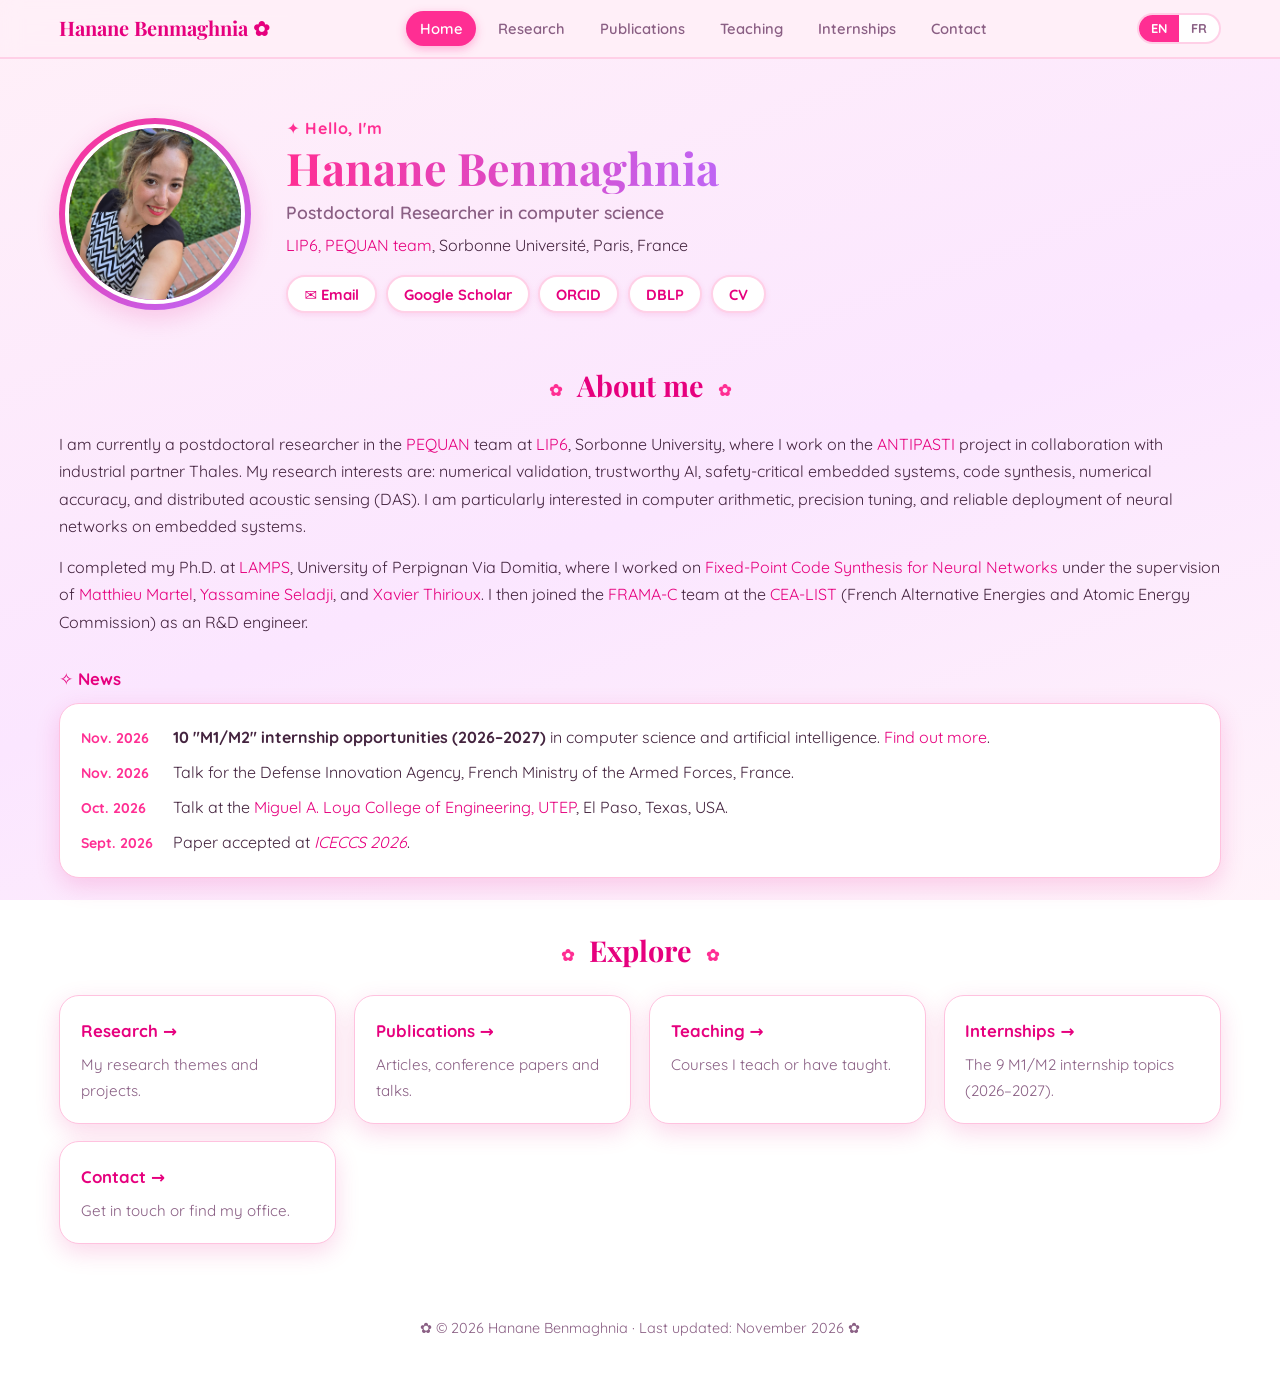
<file: index.html>
<!doctype html>
<html lang="en">
<head>
  <meta charset="utf-8">
  <meta name="viewport" content="width=device-width, initial-scale=1">
  <title>Hanane Benmaghnia</title>
  <meta name="description" content="Personal website · Page personnelle">
  <link rel="alternate" hreflang="en" href="en/index.html">
  <link rel="alternate" hreflang="fr" href="fr/index.html">
  <link rel="preconnect" href="https://fonts.googleapis.com">
  <link rel="preconnect" href="https://fonts.gstatic.com" crossorigin>
  <link href="https://fonts.googleapis.com/css2?family=Playfair+Display:ital,wght@0,600;0,700;1,500&family=Quicksand:wght@400;500;600;700&display=swap" rel="stylesheet">
  <link rel="stylesheet" href="style.css">
  <script>
    // Redirection automatique selon la langue du navigateur
    (function () {
      try {
        var saved = localStorage.getItem('lang');
        var lang = saved || ((navigator.language || 'en').toLowerCase().indexOf('fr') === 0 ? 'fr' : 'en');
        window.location.replace(lang + '/index.html');
      } catch (e) {
        /* sans redirection : l'utilisateur choisit ci-dessous */
      }
    })();
  </script>
</head>
<body class="chooser">
  <main class="lang-choice">
    <h1>First Last ✿</h1>
    <p>Choose your language · Choisissez votre langue</p>
    <div class="lang-buttons">
      <a class="big-btn" href="en/index.html" hreflang="en" onclick="try{localStorage.setItem('lang','en')}catch(e){}">English</a>
      <a class="big-btn" href="fr/index.html" hreflang="fr" onclick="try{localStorage.setItem('lang','fr')}catch(e){}">Français</a>
    </div>
  </main>
</body>
</html>
</file>
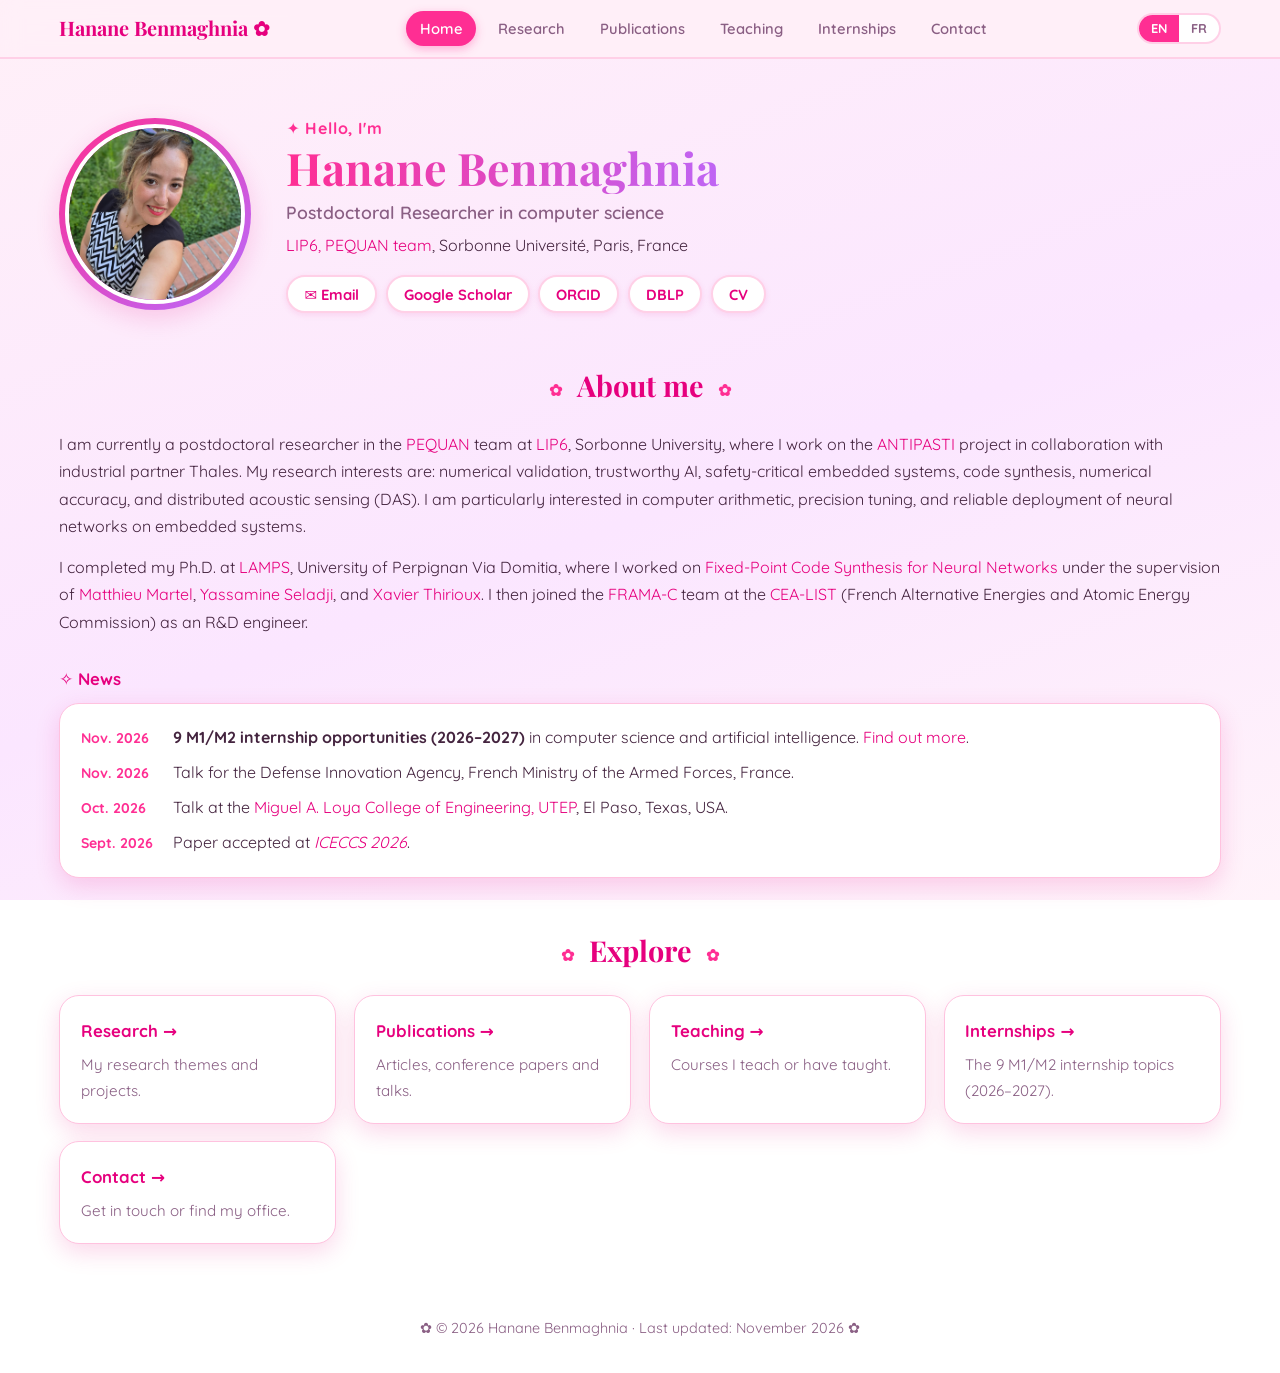
<file: assets/index.html>
<!doctype html>
<html lang="en">
<head>
  <meta charset="utf-8">
  <meta name="viewport" content="width=device-width, initial-scale=1">
  <title>Home — Hanane Benmaghnia</title>
  <meta name="description" content="Personal website of Hanane Benmaghnia, researcher in [Your Field] at [Lab / University].">
  <link rel="alternate" hreflang="fr" href="../fr/index.html">
  <link rel="preconnect" href="https://fonts.googleapis.com">
  <link rel="preconnect" href="https://fonts.gstatic.com" crossorigin>
  <link href="https://fonts.googleapis.com/css2?family=Playfair+Display:ital,wght@0,600;0,700;1,500&family=Quicksand:wght@400;500;600;700&display=swap" rel="stylesheet">
  <link rel="stylesheet" href="../style.css">
</head>
<body>
<header class="site-header">
  <nav>
    <a class="brand" href="index.html">Hanane Benmaghnia ✿</a>
    <ul>
      <li><a href="index.html" class="active">Home</a></li>
      <li><a href="research.html">Research</a></li>
      <li><a href="publications.html">Publications</a></li>
      <li><a href="teaching.html">Teaching</a></li>
      <li><a href="stages.html">Internships</a></li>
      <li><a href="contact.html">Contact</a></li>
    </ul>
    <div class="lang-switch" aria-label="Language">
      <a href="../en/index.html" class="current" lang="en">EN</a>
      <a href="../fr/index.html" lang="fr" hreflang="fr">FR</a>
    </div>
  </nav>
</header>
<main>
  <section class="hero">
    <div class="avatar-wrap">
      <img class="avatar" src="../assets/bhz.jpg" alt="Hanane Benmaghnia"
           onerror="this.parentElement.classList.add('no-photo')">
    </div>
    <div class="hero-text">
      <p class="eyebrow">✦ Hello, I'm</p>
      <h1>Hanane Benmaghnia</h1>
      <p class="subtitle">Postdoctoral Researcher in computer science</p>
      <p class="affiliation"><a href="https://www.lip6.fr/recherche/team.php?id=120&LANG=en">LIP6, PEQUAN team</a>, Sorbonne Université, Paris, France </p>
      <ul class="links">
        <li><a href="mailto:hanane.benmaghnia@lip6.fr">✉ Email</a></li>
        <li><a href="https://scholar.google.com/citations?user=DCxnq3sAAAAJ&hl=fr&oi=ao">Google Scholar</a></li>
        <li><a href="https://orcid.org/0000-0003-0490-2338">ORCID</a></li>
        <li><a href="https://dblp.org/pid/313/2143.html">DBLP</a></li>
        <li><a href="../assets/cv.pdf">CV</a></li>
      </ul>
    </div>
  </section>
  <section>
    <h2><span>About me</span></h2>

<p>I am currently a postdoctoral researcher in the <a href="https://www.lip6.fr/recherche/team.php?id=120&LANG=en">PEQUAN</a> team at <a href="https://www.lip6.fr/presentation/directeur.php">LIP6</a>,
  Sorbonne University, where I work on the <a href="https://anr.fr/en/funded-projects-and-impact/funded-projects/project/funded/project/b2d9d3668f92a3b9fbbf7866072501ef-9594522507/?tx_anrprojects_funded%5Bcontroller%5D=Funded&cHash=289b497432721ece33aa30f2808d108e">ANTIPASTI</a>
  project in collaboration with industrial partner Thales. My research interests are: numerical validation, trustworthy AI, safety-critical embedded systems, code synthesis, numerical accuracy, and distributed acoustic sensing (DAS).
  I am particularly interested in computer arithmetic, precision tuning, and reliable deployment of neural networks on embedded systems.</p>
<p>I completed my Ph.D.
at <a href="https://lamps.univ-perp.fr/en">LAMPS</a>, University of Perpignan Via Domitia, where I worked on <a href="https://theses.hal.science/tel-03935609">Fixed-Point Code Synthesis for Neural Networks</a> under the supervision of <a href="https://perso.univ-perp.fr/matthieu.martel/index.html">Matthieu Martel</a>, <a href="https://www.researchgate.net/profile/Yassamine-Seladji">Yassamine Seladji</a>, and <a href="https://pagespro.isae-supaero.fr/xavier-thirioux/">Xavier Thirioux</a>.
   I then joined the <a href="https://www.frama-c.com/index.html">FRAMA-C</a> team at the <a href="https://www-list.cea.fr/">CEA-LIST</a> (French Alternative Energies and Atomic Energy Commission) as an R&D engineer.</p>

<h3 class="news-title">✧ News</h3>
  <ul class="news">
    <li><span class="date">Nov. 2026</span> <strong>9 M1/M2 internship opportunities (2026–2027)</strong> in computer science and artificial intelligence. <a href="stages.html">Find out more</a>.</li>
    <li><span class="date">Nov. 2026</span> Talk for the Defense Innovation Agency, French Ministry of the Armed Forces, France.</li>
    <li><span class="date">Oct. 2026</span> Talk at the <a href="https://www.utep.edu/cs/">Miguel A. Loya College of Engineering, UTEP</a>, El Paso, Texas, USA.</li>
   <li><span class="date">Sept. 2026</span> Paper accepted at <em><a href="https://formal-analysis.com/iceccs/2026/">ICECCS 2026</a></em>.</li>
  </ul>
  </section>
  <section>
    <h2><span>Explore</span></h2>
    <div class="cards">
      <a class="card card-link" href="research.html">
        <h3>Research →</h3>
        <p>My research themes and projects.</p>
      </a>
      <a class="card card-link" href="publications.html">
        <h3>Publications →</h3>
        <p>Articles, conference papers and talks.</p>
      </a>
      <a class="card card-link" href="teaching.html">
        <h3>Teaching →</h3>
        <p>Courses I teach or have taught.</p>
      </a>
      <a class="card card-link" href="stages.html">
        <h3>Internships →</h3>
        <p>The 9 M1/M2 internship topics (2026–2027).</p>
      </a>
      <a class="card card-link" href="contact.html">
        <h3>Contact →</h3>
        <p>Get in touch or find my office.</p>
      </a>
    </div>
  </section>
</main>
<footer class="site-footer">
  <p>✿ © <span id="year">2026</span> Hanane Benmaghnia · Last updated: November 2026 ✿</p>
</footer>

<script>
  document.getElementById('year').textContent = new Date().getFullYear();
</script>
</body>
</html>
</file>
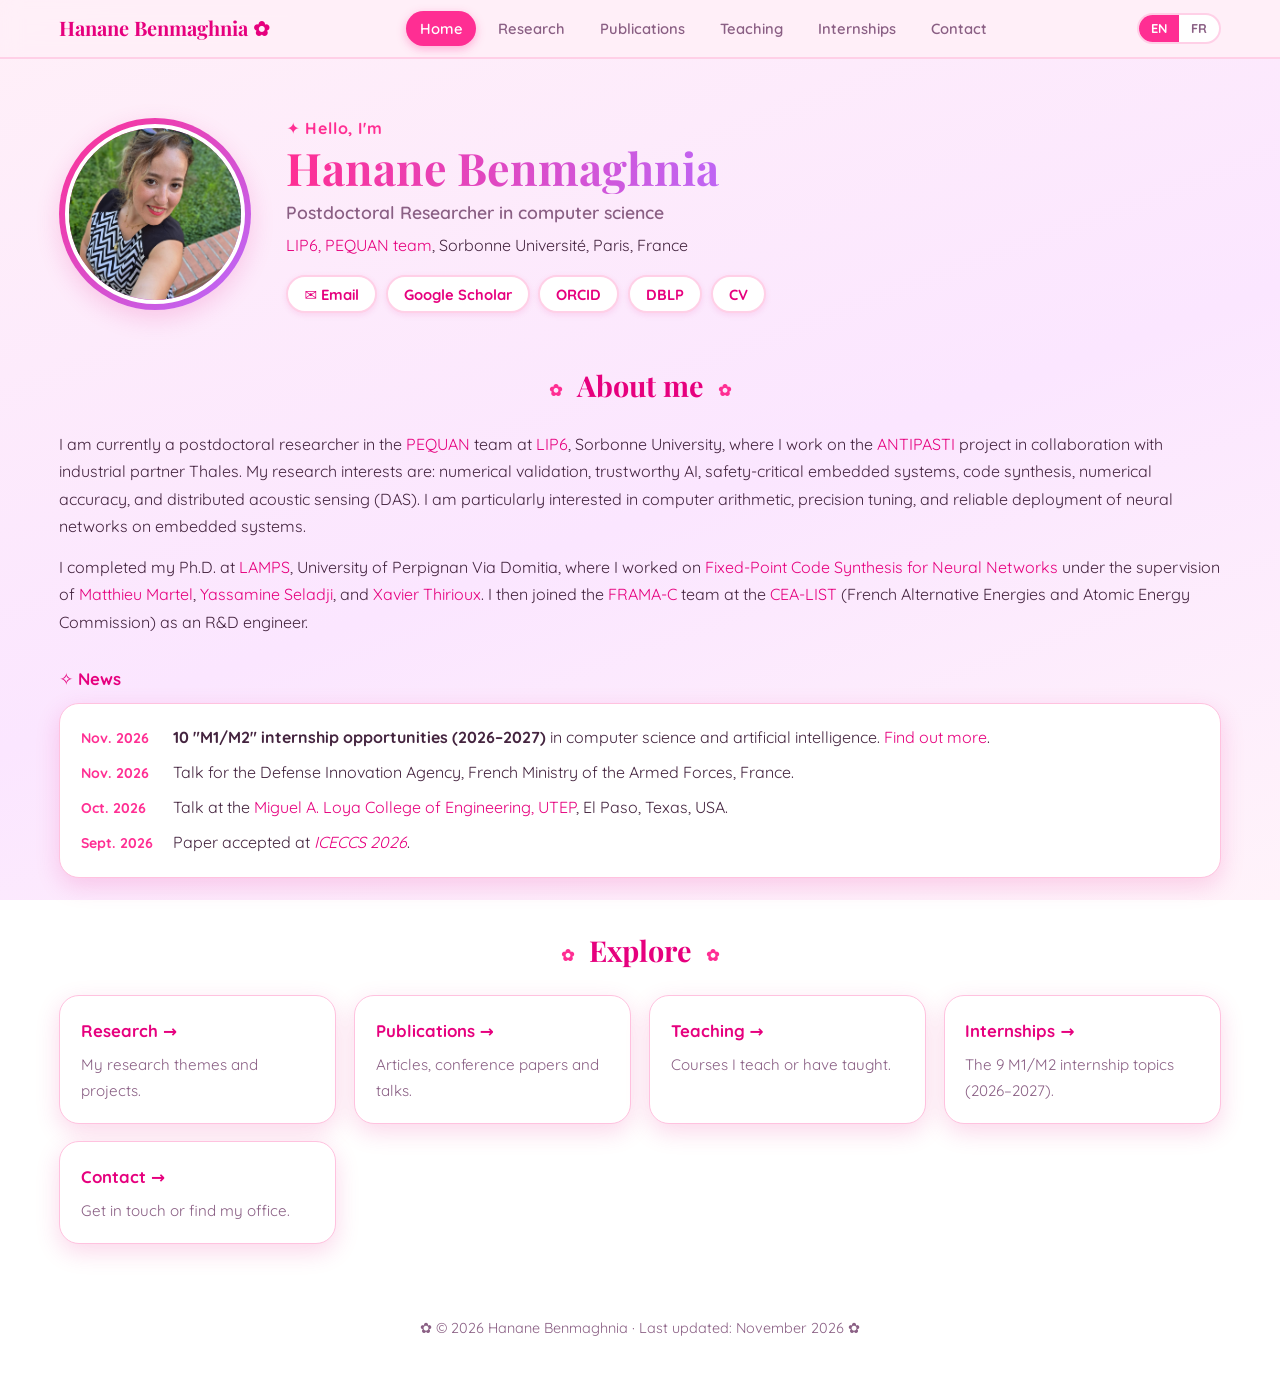
<file: en/index.html>
<!doctype html>
<html lang="en">
<head>
  <meta charset="utf-8">
  <meta name="viewport" content="width=device-width, initial-scale=1">
  <title>Home — Hanane Benmaghnia</title>
  <meta name="description" content="Personal website of Hanane Benmaghnia, researcher in [Your Field] at [Lab / University].">
  <link rel="alternate" hreflang="fr" href="../fr/index.html">
  <link rel="preconnect" href="https://fonts.googleapis.com">
  <link rel="preconnect" href="https://fonts.gstatic.com" crossorigin>
  <link href="https://fonts.googleapis.com/css2?family=Playfair+Display:ital,wght@0,600;0,700;1,500&family=Quicksand:wght@400;500;600;700&display=swap" rel="stylesheet">
  <link rel="stylesheet" href="../style.css">
</head>
<body>
<header class="site-header">
  <nav>
    <a class="brand" href="index.html">Hanane Benmaghnia ✿</a>
    <ul>
      <li><a href="index.html" class="active">Home</a></li>
      <li><a href="research.html">Research</a></li>
      <li><a href="publications.html">Publications</a></li>
      <li><a href="teaching.html">Teaching</a></li>
      <li><a href="stages.html">Internships</a></li>
      <li><a href="contact.html">Contact</a></li>
    </ul>
    <div class="lang-switch" aria-label="Language">
      <a href="../en/index.html" class="current" lang="en">EN</a>
      <a href="../fr/index.html" lang="fr" hreflang="fr">FR</a>
    </div>
  </nav>
</header>
<main>
  <section class="hero">
    <div class="avatar-wrap">
      <img class="avatar" src="../assets/bhz.jpg" alt="Hanane Benmaghnia"
           onerror="this.parentElement.classList.add('no-photo')">
    </div>
    <div class="hero-text">
      <p class="eyebrow">✦ Hello, I'm</p>
      <h1>Hanane Benmaghnia</h1>
      <p class="subtitle">Postdoctoral Researcher in computer science</p>
      <p class="affiliation"><a href="https://www.lip6.fr/recherche/team.php?id=120&LANG=en">LIP6, PEQUAN team</a>, Sorbonne Université, Paris, France </p>
      <ul class="links">
        <li><a href="mailto:hanane.benmaghnia@lip6.fr">✉ Email</a></li>
        <li><a href="https://scholar.google.com/citations?user=DCxnq3sAAAAJ&hl=fr&oi=ao">Google Scholar</a></li>
        <li><a href="https://orcid.org/0000-0003-0490-2338">ORCID</a></li>
        <li><a href="https://dblp.org/pid/313/2143.html">DBLP</a></li>
        <li><a href="../assets/cv.pdf">CV</a></li>
      </ul>
    </div>
  </section>
  <section>
    <h2><span>About me</span></h2>

<p>I am currently a postdoctoral researcher in the <a href="https://www.lip6.fr/recherche/team.php?id=120&LANG=en">PEQUAN</a> team at <a href="https://www.lip6.fr/presentation/directeur.php">LIP6</a>,
  Sorbonne University, where I work on the <a href="https://anr.fr/en/funded-projects-and-impact/funded-projects/project/funded/project/b2d9d3668f92a3b9fbbf7866072501ef-9594522507/?tx_anrprojects_funded%5Bcontroller%5D=Funded&cHash=289b497432721ece33aa30f2808d108e">ANTIPASTI</a>
  project in collaboration with industrial partner Thales. My research interests are: numerical validation, trustworthy AI, safety-critical embedded systems, code synthesis, numerical accuracy, and distributed acoustic sensing (DAS).
  I am particularly interested in computer arithmetic, precision tuning, and reliable deployment of neural networks on embedded systems.</p>
<p>I completed my Ph.D.
at <a href="https://lamps.univ-perp.fr/en">LAMPS</a>, University of Perpignan Via Domitia, where I worked on <a href="https://theses.hal.science/tel-03935609">Fixed-Point Code Synthesis for Neural Networks</a> under the supervision of <a href="https://perso.univ-perp.fr/matthieu.martel/index.html">Matthieu Martel</a>, <a href="https://www.researchgate.net/profile/Yassamine-Seladji">Yassamine Seladji</a>, and <a href="https://pagespro.isae-supaero.fr/xavier-thirioux/">Xavier Thirioux</a>.
   I then joined the <a href="https://www.frama-c.com/index.html">FRAMA-C</a> team at the <a href="https://www-list.cea.fr/">CEA-LIST</a> (French Alternative Energies and Atomic Energy Commission) as an R&D engineer.</p>

<h3 class="news-title">✧ News</h3>
  <ul class="news">
    <li><span class="date">Nov. 2026</span> <strong>10 "M1/M2" internship opportunities (2026–2027)</strong> in computer science and artificial intelligence. <a href="stages.html">Find out more</a>.</li>
    <li><span class="date">Nov. 2026</span> Talk for the Defense Innovation Agency, French Ministry of the Armed Forces, France.</li>
    <li><span class="date">Oct. 2026</span> Talk at the <a href="https://www.utep.edu/cs/">Miguel A. Loya College of Engineering, UTEP</a>, El Paso, Texas, USA.</li>
   <li><span class="date">Sept. 2026</span> Paper accepted at <em><a href="https://formal-analysis.com/iceccs/2026/">ICECCS 2026</a></em>.</li>
  </ul>
  </section>
  <section>
    <h2><span>Explore</span></h2>
    <div class="cards">
      <a class="card card-link" href="research.html">
        <h3>Research →</h3>
        <p>My research themes and projects.</p>
      </a>
      <a class="card card-link" href="publications.html">
        <h3>Publications →</h3>
        <p>Articles, conference papers and talks.</p>
      </a>
      <a class="card card-link" href="teaching.html">
        <h3>Teaching →</h3>
        <p>Courses I teach or have taught.</p>
      </a>
      <a class="card card-link" href="stages.html">
        <h3>Internships →</h3>
        <p>The 9 M1/M2 internship topics (2026–2027).</p>
      </a>
      <a class="card card-link" href="contact.html">
        <h3>Contact →</h3>
        <p>Get in touch or find my office.</p>
      </a>
    </div>
  </section>
</main>
<footer class="site-footer">
  <p>✿ © <span id="year">2026</span> Hanane Benmaghnia · Last updated: November 2026 ✿</p>
</footer>

<script>
  document.getElementById('year').textContent = new Date().getFullYear();
</script>
</body>
</html>
</file>
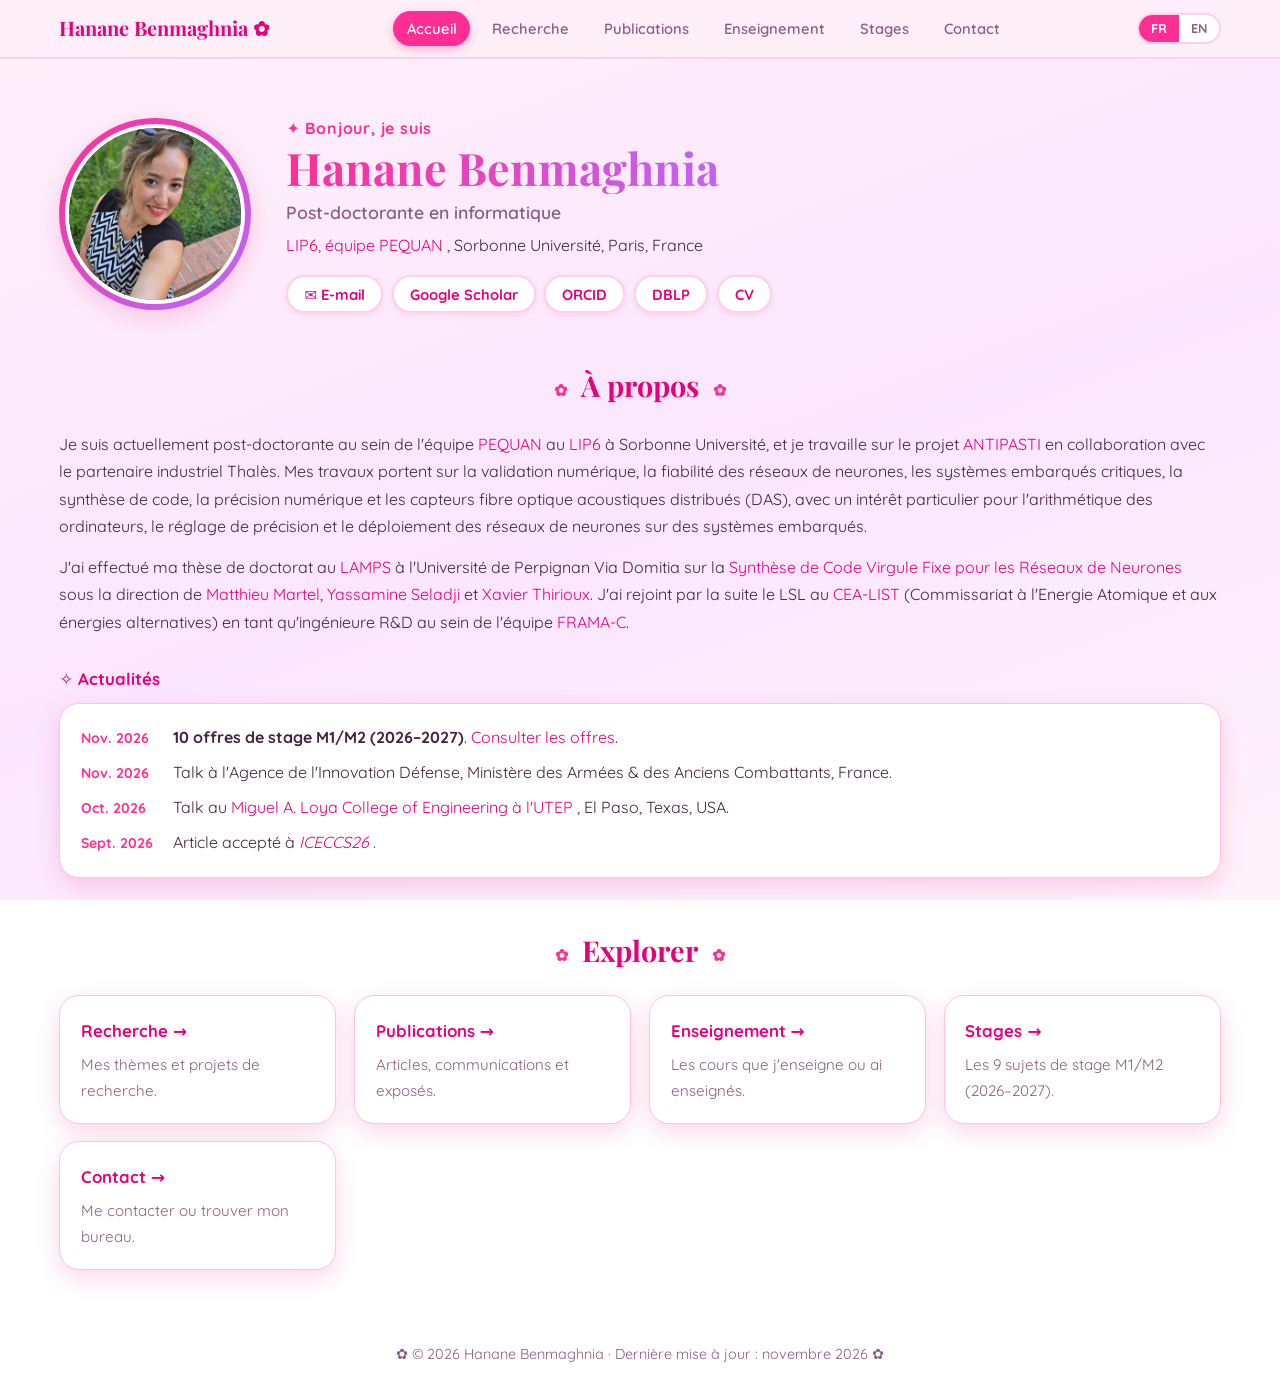
<file: fr/index.html>
<!doctype html>
<html lang="fr">
<head>
  <meta charset="utf-8">
  <meta name="viewport" content="width=device-width, initial-scale=1">
  <title>Accueil — Hanane Benmaghnia</title>
  <meta name="description" content="Page personnelle de Hanane Benmaghnia, chercheuse en informatique au LIP6 à Sorbonne Université.">
  <link rel="alternate" hreflang="en" href="../en/index.html">
  <link rel="preconnect" href="https://fonts.googleapis.com">
  <link rel="preconnect" href="https://fonts.gstatic.com" crossorigin>
  <link href="https://fonts.googleapis.com/css2?family=Playfair+Display:ital,wght@0,600;0,700;1,500&amp;family=Quicksand:wght@400;500;600;700&amp;display=swap" rel="stylesheet">
  <link rel="stylesheet" href="../style.css">
</head>
<body>
<header class="site-header">
  <nav>
    <a class="brand" href="index.html">Hanane Benmaghnia ✿</a>
    <ul>
      <li><a href="index.html" class="active">Accueil</a></li>
      <li><a href="research.html">Recherche</a></li>
      <li><a href="publications.html">Publications</a></li>
      <li><a href="teaching.html">Enseignement</a></li>
      <li><a href="stages.html">Stages</a></li>
      <li><a href="contact.html">Contact</a></li>
    </ul>
    <div class="lang-switch" aria-label="Langue">
      <a href="../fr/index.html" class="current" lang="fr">FR</a>
      <a href="../en/index.html" lang="en" hreflang="en">EN</a>
    </div>
  </nav>
</header>

<main>
  <section class="hero">
    <div class="avatar-wrap">
      <img class="avatar" src="../assets/bhz.jpg"
           alt="Hanane Benmaghnia"
           onerror="this.parentElement.classList.add('no-photo')">
    </div>
    <div class="hero-text">
      <p class="eyebrow">✦ Bonjour, je suis</p>
      <h1>Hanane Benmaghnia</h1>
      <p class="subtitle">Post-doctorante en informatique</p>
      <p class="affiliation">
        <a href="https://www.lip6.fr/recherche/team.php?id=120&amp;LANG=fr">
          LIP6, équipe PEQUAN
        </a>, Sorbonne Université, Paris, France
      </p>
      <ul class="links">
        <li><a href="mailto:hanane.benmaghnia@lip6.fr">✉ E-mail</a></li>
        <li><a href="https://scholar.google.com/citations?user=DCxnq3sAAAAJ&amp;hl=fr&amp;oi=ao">Google Scholar</a></li>
        <li><a href="https://orcid.org/0000-0003-0490-2338">ORCID</a></li>
        <li><a href="https://dblp.org/pid/313/2143.html">DBLP</a></li>
        <li><a href="../assets/cv.pdf">CV</a></li>
      </ul>
    </div>
  </section>

  <section>
    <h2><span>À propos</span></h2>
    <p>
      Je suis actuellement post-doctorante au sein de l'équipe
      <a href="https://www.lip6.fr/recherche/team.php?id=120&amp;LANG=fr">PEQUAN</a>
      au <a href="https://www.lip6.fr/presentation/directeur.php">LIP6</a>
      à Sorbonne Université, et je travaille sur le projet
      <a href="https://anr.fr/Projet-ANR-23-MAZC-0001">ANTIPASTI</a>
      en collaboration avec le partenaire industriel Thalès.
      Mes travaux portent sur la validation numérique, la fiabilité
      des réseaux de neurones, les systèmes embarqués critiques,
      la synthèse de code, la précision numérique et les capteurs
      fibre optique acoustiques distribués (DAS), avec un intérêt
      particulier pour l'arithmétique des ordinateurs, le réglage
      de précision et le déploiement des réseaux de neurones
      sur des systèmes embarqués.
    </p>

    <p>
      J'ai effectué ma thèse de doctorat au
      <a href="https://lamps.univ-perp.fr">LAMPS</a>
      à l'Université de Perpignan Via Domitia sur la
      <a href="https://theses.hal.science/tel-03935609">
        Synthèse de Code Virgule Fixe pour les Réseaux de Neurones
      </a>
      sous la direction de
      <a href="https://perso.univ-perp.fr/matthieu.martel/index.html">Matthieu Martel</a>,
      <a href="https://www.researchgate.net/profile/Yassamine-Seladji">Yassamine Seladji</a>
      et
      <a href="https://pagespro.isae-supaero.fr/xavier-thirioux/">Xavier Thirioux</a>.
      J'ai rejoint par la suite le LSL au
      <a href="https://www-list.cea.fr/">CEA-LIST</a>
      (Commissariat à l'Energie Atomique et aux énergies alternatives)
      en tant qu'ingénieure R&amp;D au sein de l'équipe
      <a href="https://www.frama-c.com/index.html">FRAMA-C</a>.
    </p>

    <h3 class="news-title">✧ Actualités</h3>
    <ul class="news">
      <li>
        <span class="date">Nov. 2026</span>
        <strong>10 offres de stage M1/M2 (2026–2027)</strong>.
        <a href="stages.html">Consulter les offres</a>.
      </li>
      <li>
        <span class="date">Nov. 2026</span>
        Talk à l'Agence de l'Innovation Défense,
        Ministère des Armées &amp; des Anciens Combattants, France.
      </li>
      <li>
        <span class="date">Oct. 2026</span>
        Talk au
        <a href="https://www.utep.edu/cs/">
          Miguel A. Loya College of Engineering à l'UTEP
        </a>, El Paso, Texas, USA.
      </li>
      <li>
        <span class="date">Sept. 2026</span>
        Article accepté à
        <em>
          <a href="https://formal-analysis.com/iceccs/2026/">
            ICECCS26
          </a>
        </em>.
      </li>
    </ul>
  </section>

  <section>
    <h2><span>Explorer</span></h2>
    <div class="cards">
      <a class="card card-link" href="research.html">
        <h3>Recherche →</h3>
        <p>Mes thèmes et projets de recherche.</p>
      </a>
      <a class="card card-link" href="publications.html">
        <h3>Publications →</h3>
        <p>Articles, communications et exposés.</p>
      </a>
      <a class="card card-link" href="teaching.html">
        <h3>Enseignement →</h3>
        <p>Les cours que j'enseigne ou ai enseignés.</p>
      </a>
      <a class="card card-link" href="stages.html">
        <h3>Stages →</h3>
        <p>Les 9 sujets de stage M1/M2 (2026–2027).</p>
      </a>
      <a class="card card-link" href="contact.html">
        <h3>Contact →</h3>
        <p>Me contacter ou trouver mon bureau.</p>
      </a>
    </div>
  </section>
</main>

<footer class="site-footer">
  <p>
    ✿ © <span id="year">2026</span> Hanane Benmaghnia
    · Dernière mise à jour : novembre 2026 ✿
  </p>
</footer>

<script>
  document.getElementById('year').textContent =
    new Date().getFullYear();
</script>
</body>
</html>
</file>
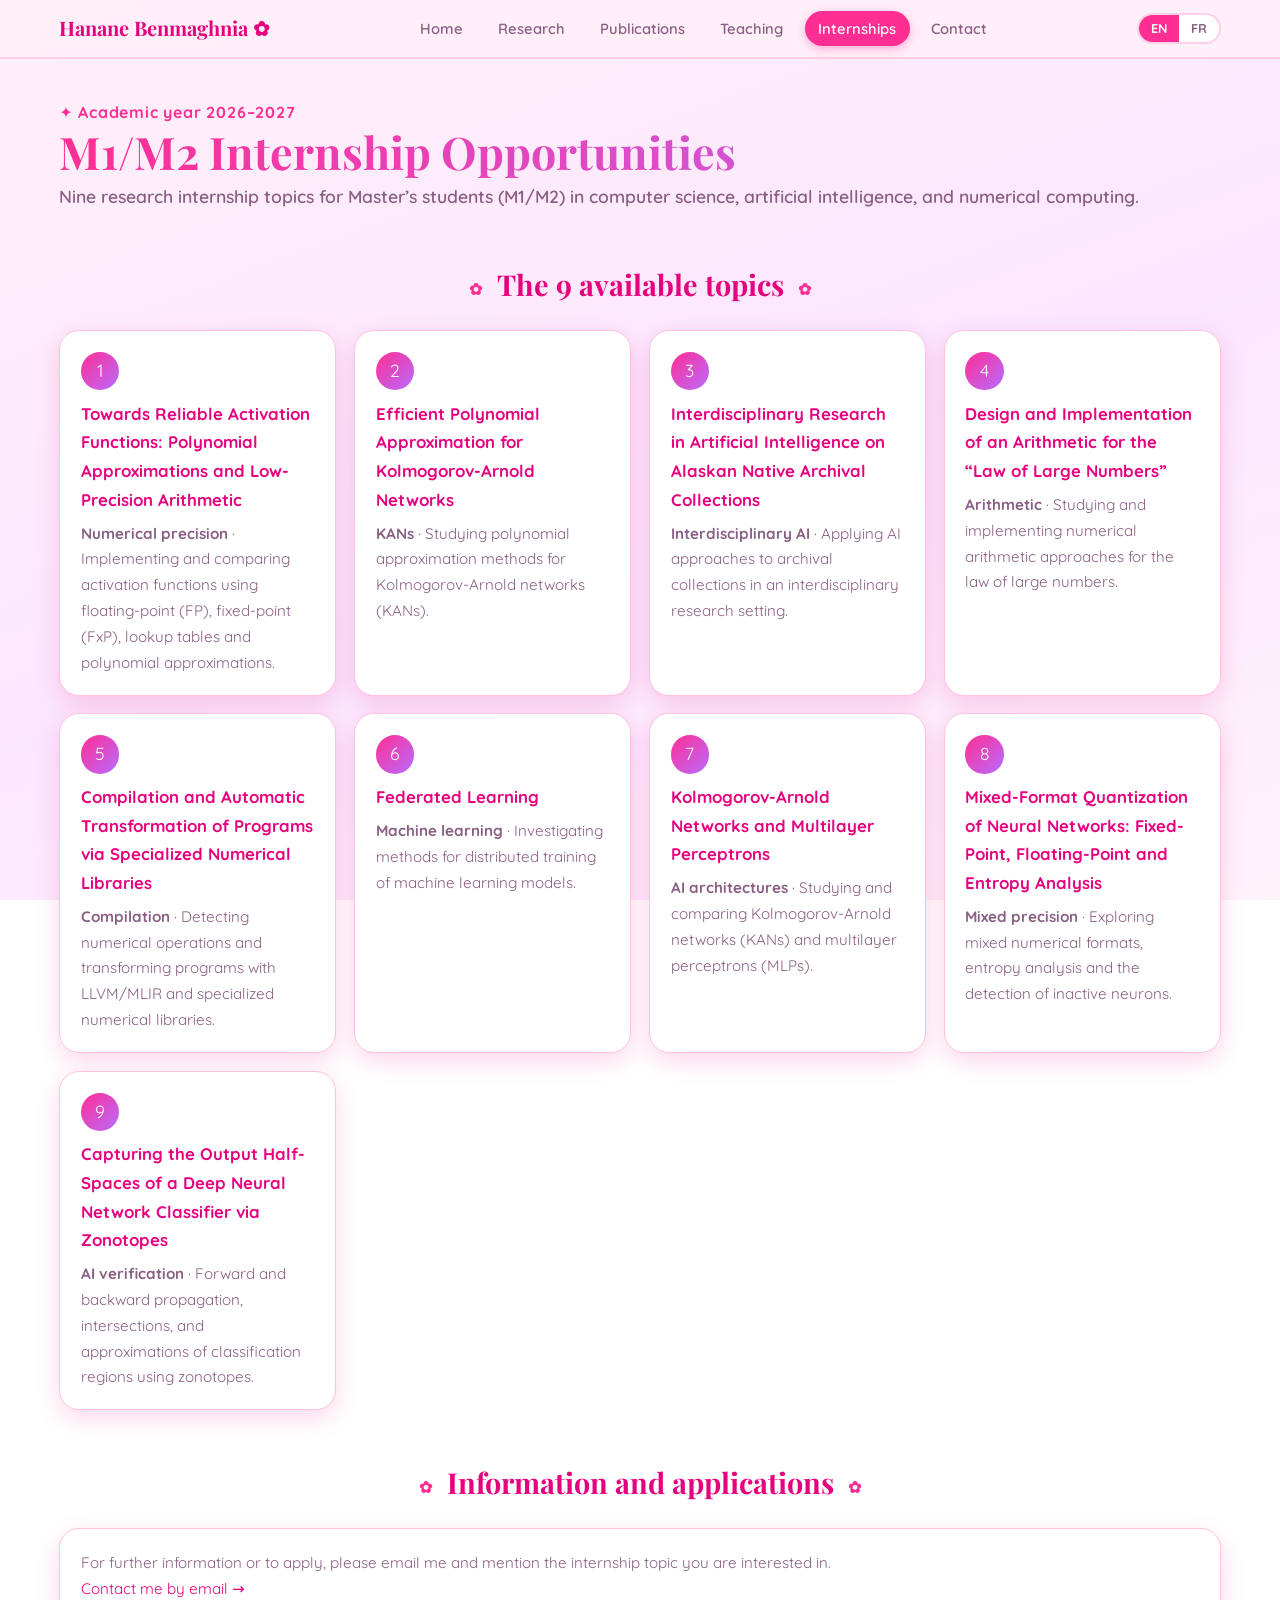
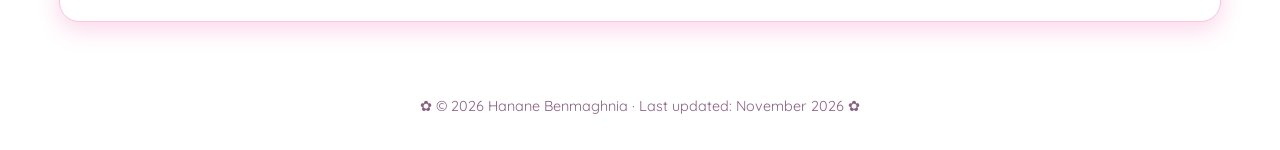
<file: assets/stages.html>
<!doctype html>
<html lang="en">
<head>
  <meta charset="utf-8">
  <meta name="viewport" content="width=device-width, initial-scale=1">
  <title>M1/M2 Internship Opportunities (2026–2027) — Hanane Benmaghnia</title>
  <meta name="description" content="Nine research internship topics for Master’s students (M1/M2) in computer science, artificial intelligence, and numerical computing.">
  <link rel="alternate" hreflang="fr" href="../fr/stages.html">
  <link rel="preconnect" href="https://fonts.googleapis.com">
  <link rel="preconnect" href="https://fonts.gstatic.com" crossorigin>
  <link href="https://fonts.googleapis.com/css2?family=Playfair+Display:ital,wght@0,600;0,700;1,500&amp;family=Quicksand:wght@400;500;600;700&amp;display=swap" rel="stylesheet">
  <link rel="stylesheet" href="../style.css">
</head>
<body>
<header class="site-header">
  <nav>
    <a class="brand" href="index.html">Hanane Benmaghnia ✿</a>
    <ul>
      <li><a href="index.html">Home</a></li>
      <li><a href="research.html">Research</a></li>
      <li><a href="publications.html">Publications</a></li>
      <li><a href="teaching.html">Teaching</a></li>
      <li><a href="stages.html" class="active">Internships</a></li>
      <li><a href="contact.html">Contact</a></li>
    </ul>
    <div class="lang-switch" aria-label="Language">
      <a href="../en/stages.html" class="current" lang="en">EN</a>
      <a href="../fr/stages.html" lang="fr" hreflang="fr">FR</a>
    </div>
  </nav>
</header>
<main>
  <section class="page-top">
    <p class="eyebrow">✦ Academic year 2026–2027</p>
    <h1>M1/M2 Internship Opportunities</h1>
    <p class="subtitle">Nine research internship topics for Master’s students (M1/M2) in computer science, artificial intelligence, and numerical computing.</p>
  </section>
  <section>
    <h2><span>The 9 available topics</span></h2>
    <div class="cards">
      <div class="card">
        <div class="card-icon" aria-hidden="true">1</div>
        <h3>Towards Reliable Activation Functions: Polynomial Approximations and Low-Precision Arithmetic</h3>
        <p><strong>Numerical precision</strong> · Implementing and comparing activation functions using floating-point (FP), fixed-point (FxP), lookup tables and polynomial approximations.</p>
      </div>
      <div class="card">
        <div class="card-icon" aria-hidden="true">2</div>
        <h3>Efficient Polynomial Approximation for Kolmogorov-Arnold Networks</h3>
        <p><strong>KANs</strong> · Studying polynomial approximation methods for Kolmogorov-Arnold networks (KANs).</p>
      </div>
      <div class="card">
        <div class="card-icon" aria-hidden="true">3</div>
        <h3>Interdisciplinary Research in Artificial Intelligence on Alaskan Native Archival Collections</h3>
        <p><strong>Interdisciplinary AI</strong> · Applying AI approaches to archival collections in an interdisciplinary research setting.</p>
      </div>
      <div class="card">
        <div class="card-icon" aria-hidden="true">4</div>
        <h3>Design and Implementation of an Arithmetic for the “Law of Large Numbers”</h3>
        <p><strong>Arithmetic</strong> · Studying and implementing numerical arithmetic approaches for the law of large numbers.</p>
      </div>
      <div class="card">
        <div class="card-icon" aria-hidden="true">5</div>
        <h3>Compilation and Automatic Transformation of Programs via Specialized Numerical Libraries</h3>
        <p><strong>Compilation</strong> · Detecting numerical operations and transforming programs with LLVM/MLIR and specialized numerical libraries.</p>
      </div>
      <div class="card">
        <div class="card-icon" aria-hidden="true">6</div>
        <h3>Federated Learning</h3>
        <p><strong>Machine learning</strong> · Investigating methods for distributed training of machine learning models.</p>
      </div>
      <div class="card">
        <div class="card-icon" aria-hidden="true">7</div>
        <h3>Kolmogorov-Arnold Networks and Multilayer Perceptrons</h3>
        <p><strong>AI architectures</strong> · Studying and comparing Kolmogorov-Arnold networks (KANs) and multilayer perceptrons (MLPs).</p>
      </div>
      <div class="card">
        <div class="card-icon" aria-hidden="true">8</div>
        <h3>Mixed-Format Quantization of Neural Networks: Fixed-Point, Floating-Point and Entropy Analysis</h3>
        <p><strong>Mixed precision</strong> · Exploring mixed numerical formats, entropy analysis and the detection of inactive neurons.</p>
      </div>
      <div class="card">
        <div class="card-icon" aria-hidden="true">9</div>
        <h3>Capturing the Output Half-Spaces of a Deep Neural Network Classifier via Zonotopes</h3>
        <p><strong>AI verification</strong> · Forward and backward propagation, intersections, and approximations of classification regions using zonotopes.</p>
      </div>
    </div>
  </section>
  <section>
    <h2><span>Information and applications</span></h2>
    <div class="card">
      <p>For further information or to apply, please email me and mention the internship topic you are interested in.</p>
      <p><a href="mailto:hanane.benmaghnia@lip6.fr?subject=M1%2FM2%20Internship%202026-2027">Contact me by email →</a></p>
    </div>
  </section>
</main>
<footer class="site-footer">
  <p>✿ © <span id="year">2026</span> Hanane Benmaghnia · Last updated: November 2026 ✿</p>
</footer>
<script>
  document.getElementById('year').textContent = new Date().getFullYear();
</script>
</body>
</html>
</file>
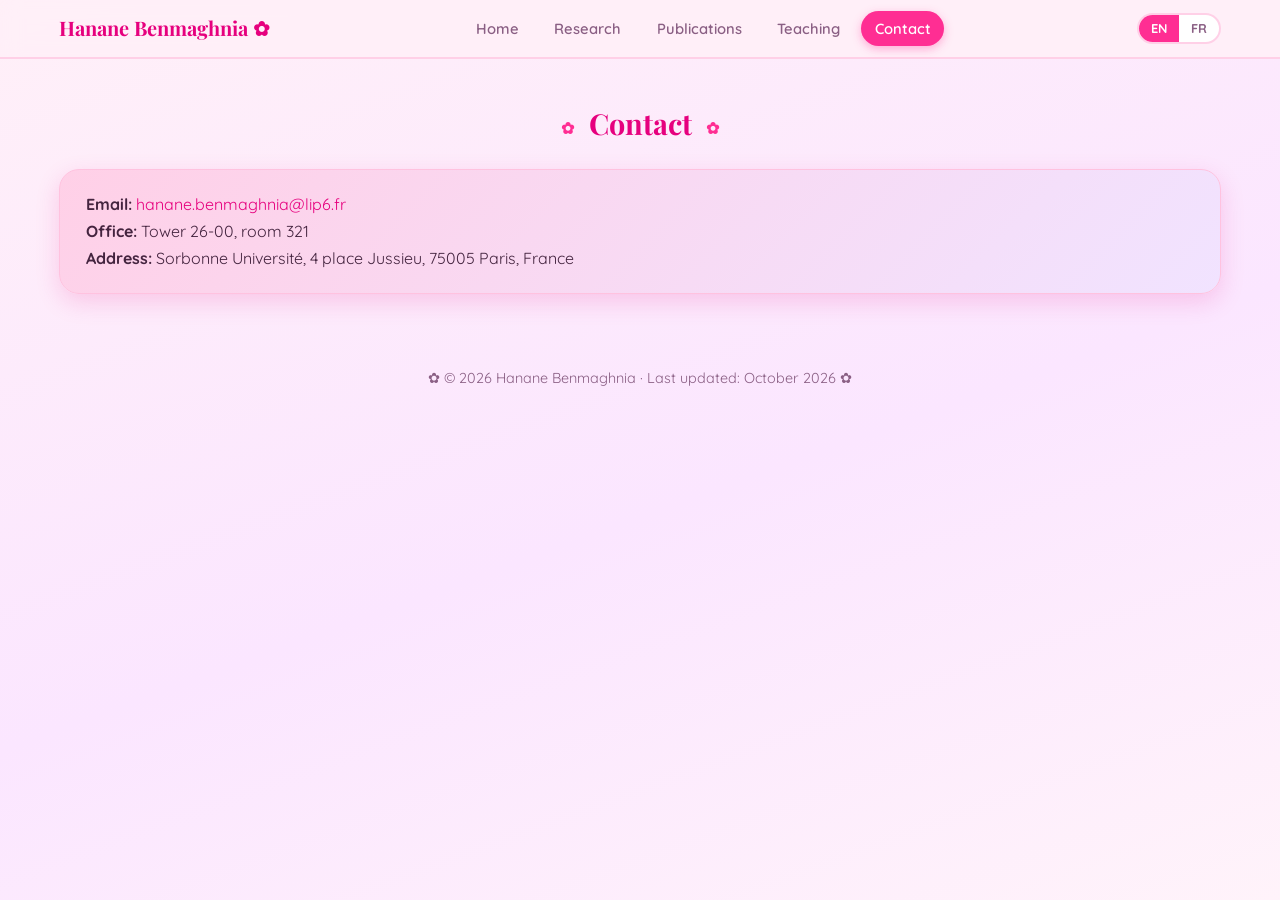
<file: en/contact.html>
<!doctype html>
<html lang="en">
<head>
  <meta charset="utf-8">
  <meta name="viewport" content="width=device-width, initial-scale=1">
  <title>Contact — Hanane Benmaghnia </title>
  <meta name="description" content="Personal website of Hanane Benmaghnia, researcher in computer science at LIP6 laboratory at Sorbonne Université.">
  <link rel="alternate" hreflang="fr" href="../fr/contact.html">
  <link rel="preconnect" href="https://fonts.googleapis.com">
  <link rel="preconnect" href="https://fonts.gstatic.com" crossorigin>
  <link href="https://fonts.googleapis.com/css2?family=Playfair+Display:ital,wght@0,600;0,700;1,500&family=Quicksand:wght@400;500;600;700&display=swap" rel="stylesheet">
  <link rel="stylesheet" href="../style.css">
</head>
<body>

<header class="site-header">
  <nav>
    <a class="brand" href="index.html">Hanane Benmaghnia ✿</a>
    <ul>
      <li><a href="index.html">Home</a></li>
      <li><a href="research.html">Research</a></li>
      <li><a href="publications.html">Publications</a></li>
      <li><a href="teaching.html">Teaching</a></li>
      <li><a href="contact.html" class="active">Contact</a></li>
    </ul>
    <div class="lang-switch" aria-label="Language">
      <a href="../en/contact.html" class="current" lang="en">EN</a>
      <a href="../fr/contact.html" lang="fr" hreflang="fr">FR</a>
    </div>
  </nav>
</header>

<main>
  <section class="page-top">
    <h2><span>Contact</span></h2>
    <div class="contact-box">
      <p>
        <strong>Email:</strong> <a href="mailto:hanane.benmaghnia@lip6.fr">hanane.benmaghnia@lip6.fr</a><br>
        <strong>Office:</strong> Tower 26-00, room 321<br>
        <strong>Address:</strong> Sorbonne Université, 4 place Jussieu, 75005 Paris, France
    </div>
  </section>
</main>

<footer class="site-footer">
  <p>✿ © <span id="year">2026</span> Hanane Benmaghnia · Last updated: October 2026 ✿</p>
</footer>

<script>
  document.getElementById('year').textContent = new Date().getFullYear();
</script>
</body>
</html>
</file>
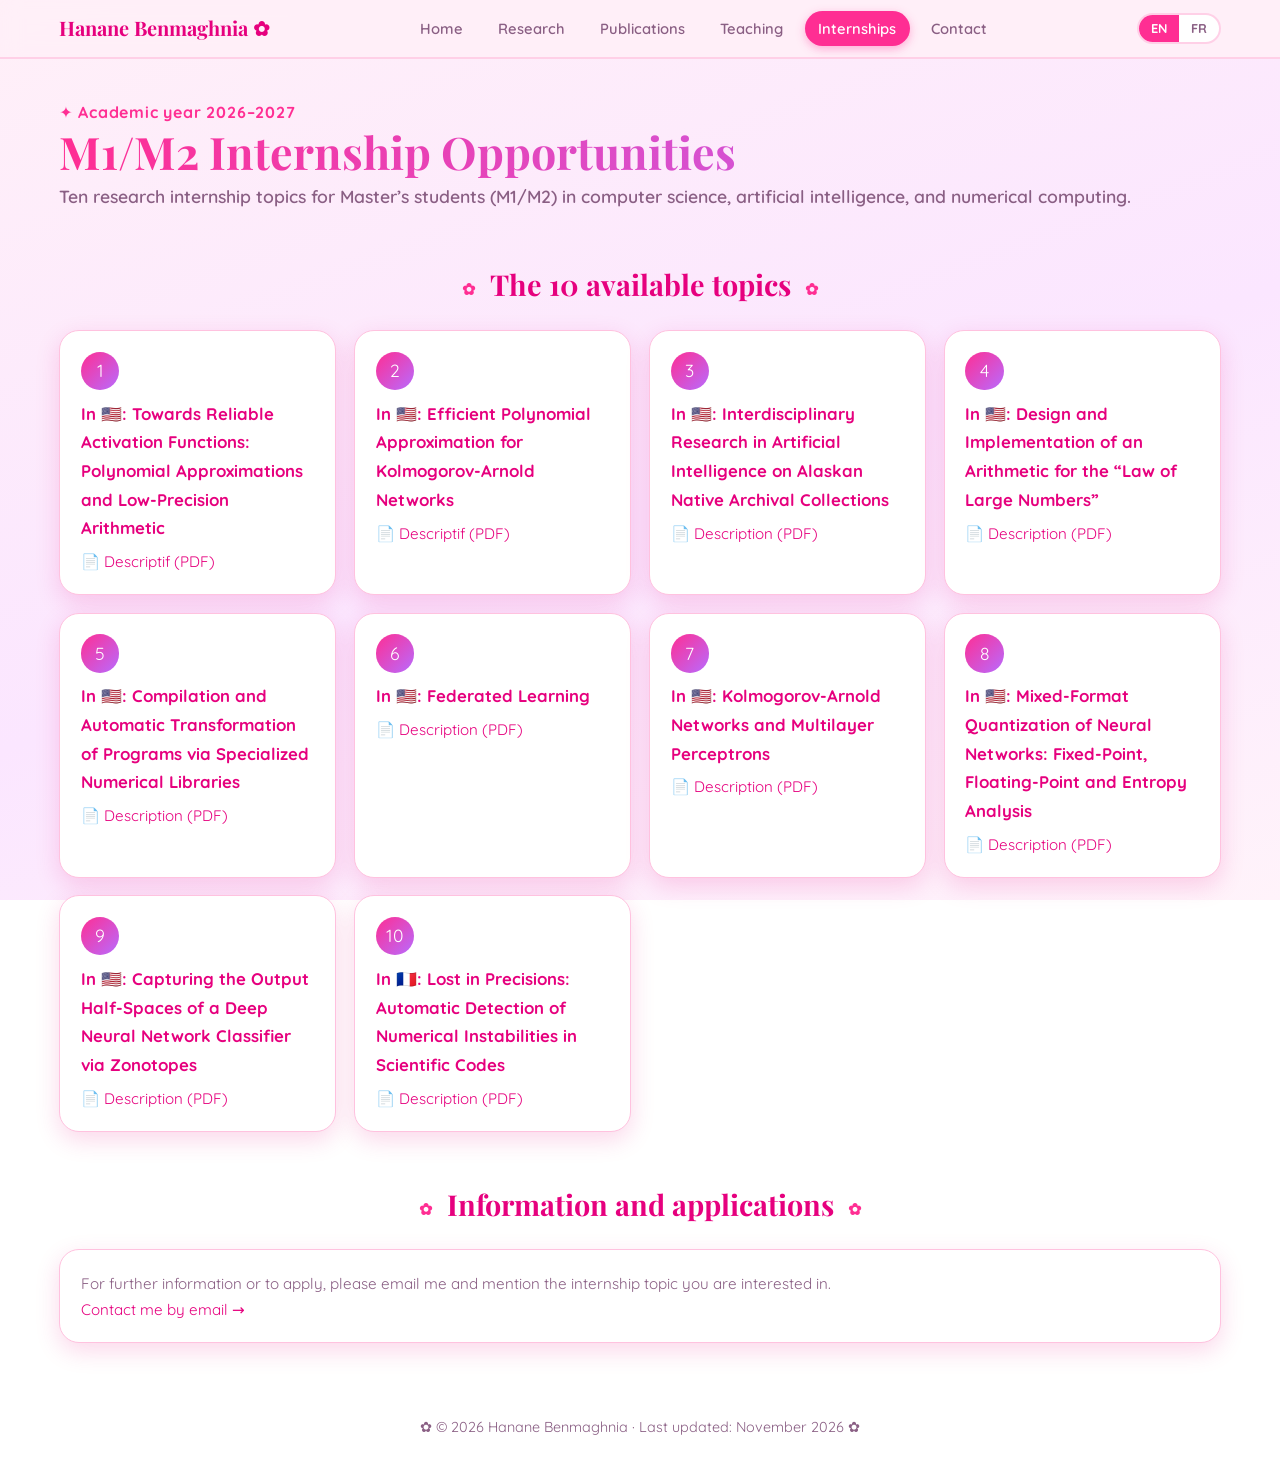
<file: en/stages.html>
<!doctype html>
<html lang="en">
<head>
  <meta charset="utf-8">
  <meta name="viewport" content="width=device-width, initial-scale=1">
  <title>M1/M2 Internship Opportunities (2026–2027) — Hanane Benmaghnia</title>
  <meta name="description" content="Nine research internship topics for Master’s students (M1/M2) in computer science, artificial intelligence, and numerical computing.">
  <link rel="alternate" hreflang="fr" href="../fr/stages.html">
  <link rel="preconnect" href="https://fonts.googleapis.com">
  <link rel="preconnect" href="https://fonts.gstatic.com" crossorigin>
  <link href="https://fonts.googleapis.com/css2?family=Playfair+Display:ital,wght@0,600;0,700;1,500&amp;family=Quicksand:wght@400;500;600;700&amp;display=swap" rel="stylesheet">
  <link rel="stylesheet" href="../style.css">
</head>
<body>
<header class="site-header">
  <nav>
    <a class="brand" href="index.html">Hanane Benmaghnia ✿</a>
    <ul>
      <li><a href="index.html">Home</a></li>
      <li><a href="research.html">Research</a></li>
      <li><a href="publications.html">Publications</a></li>
      <li><a href="teaching.html">Teaching</a></li>
      <li><a href="stages.html" class="active">Internships</a></li>
      <li><a href="contact.html">Contact</a></li>
    </ul>
    <div class="lang-switch" aria-label="Language">
      <a href="../en/stages.html" class="current" lang="en">EN</a>
      <a href="../fr/stages.html" lang="fr" hreflang="fr">FR</a>
    </div>
  </nav>
</header>
<main>
  <section class="page-top">
    <p class="eyebrow">✦ Academic year 2026–2027</p>
    <h1>M1/M2 Internship Opportunities</h1>
    <p class="subtitle">Ten research internship topics for Master’s students (M1/M2) in computer science, artificial intelligence, and numerical computing.</p>
  </section>
  <section>
    <h2><span>The 10 available topics</span></h2>
    <div class="cards">
      <div class="card">
        <div class="card-icon" aria-hidden="true">1</div>
        <h3>In 🇺🇸: Towards Reliable Activation Functions: Polynomial Approximations and Low-Precision Arithmetic</h3>
        <p>
          <a href="../pdf/Stage_1.pdf" target="_blank"> 📄 Descriptif (PDF)</a>
        </p>
      </div>
      <div class="card">
        <div class="card-icon" aria-hidden="true">2</div>
        <h3>In 🇺🇸: Efficient Polynomial Approximation for Kolmogorov-Arnold Networks</h3>
        <p>
          <a href="../pdf/Stage_2.pdf" target="_blank"> 📄 Descriptif (PDF)</a>
        </p>
      </div>
      <div class="card">
        <div class="card-icon" aria-hidden="true">3</div>
        <h3>In 🇺🇸: Interdisciplinary Research in Artificial Intelligence on Alaskan Native Archival Collections</h3>
        <p>
          <a href="../pdf/Stage_3.pdf" target="_blank"> 📄 Description (PDF)</a>
        </p>
      </div>
      <div class="card">
        <div class="card-icon" aria-hidden="true">4</div>
        <h3>In 🇺🇸: Design and Implementation of an Arithmetic for the “Law of Large Numbers”</h3>
        <p>
          <a href="../pdf/Stage_4.pdf" target="_blank"> 📄 Description (PDF)</a>
        </p>
      </div>
      <div class="card">
        <div class="card-icon" aria-hidden="true">5</div>
        <h3>In 🇺🇸: Compilation and Automatic Transformation of Programs via Specialized Numerical Libraries</h3>
        <p>
          <a href="../pdf/Stage_5.pdf" target="_blank"> 📄 Description (PDF)</a>
        </p>
      </div>
      <div class="card">
        <div class="card-icon" aria-hidden="true">6</div>
        <h3>In 🇺🇸: Federated Learning</h3>
        <p>
          <a href="../pdf/Stage_6.pdf" target="_blank"> 📄 Description (PDF)</a>
        </p>
      </div>
      <div class="card">
        <div class="card-icon" aria-hidden="true">7</div>
        <h3>In 🇺🇸: Kolmogorov-Arnold Networks and Multilayer Perceptrons</h3>
        <p>
          <a href="../pdf/Stage_7.pdf" target="_blank"> 📄 Description (PDF)</a>
        </p>
      </div>
      <div class="card">
        <div class="card-icon" aria-hidden="true">8</div>
        <h3>In 🇺🇸: Mixed-Format Quantization of Neural Networks: Fixed-Point, Floating-Point and Entropy Analysis</h3>
        <p>
          <a href="../pdf/Stage_8.pdf" target="_blank"> 📄 Description (PDF)</a>
        </p>
      </div>
      <div class="card">
        <div class="card-icon" aria-hidden="true">9</div>
        <h3>In 🇺🇸: Capturing the Output Half-Spaces of a Deep Neural Network Classifier via Zonotopes</h3>
        <p>
          <a href="../pdf/Stage_9.pdf" target="_blank"> 📄 Description (PDF)</a>
        </p>
      </div>
      <div class="card">
         <div class="card-icon" aria-hidden="true">10</div>
        <h3>In 🇫🇷: Lost in Precisions: Automatic Detection of Numerical Instabilities in Scientific Codes</h3>
        <p>
          <a href="../pdf/Stage_10.pdf" target="_blank"> 📄 Description (PDF)</a>
        </p>
      </div>
    </div>
  </section>
  <section>
    <h2><span>Information and applications</span></h2>
    <div class="card">
      <p>For further information or to apply, please email me and mention the internship topic you are interested in.</p>
      <p><a href="mailto:hanane.benmaghnia@lip6.fr?subject=M1%2FM2%20Internship%202026-2027">Contact me by email →</a></p>
    </div>
  </section>
</main>
<footer class="site-footer">
  <p>✿ © <span id="year">2026</span> Hanane Benmaghnia · Last updated: November 2026 ✿</p>
</footer>
<script>
  document.getElementById('year').textContent = new Date().getFullYear();
</script>
</body>
</html>
</file>
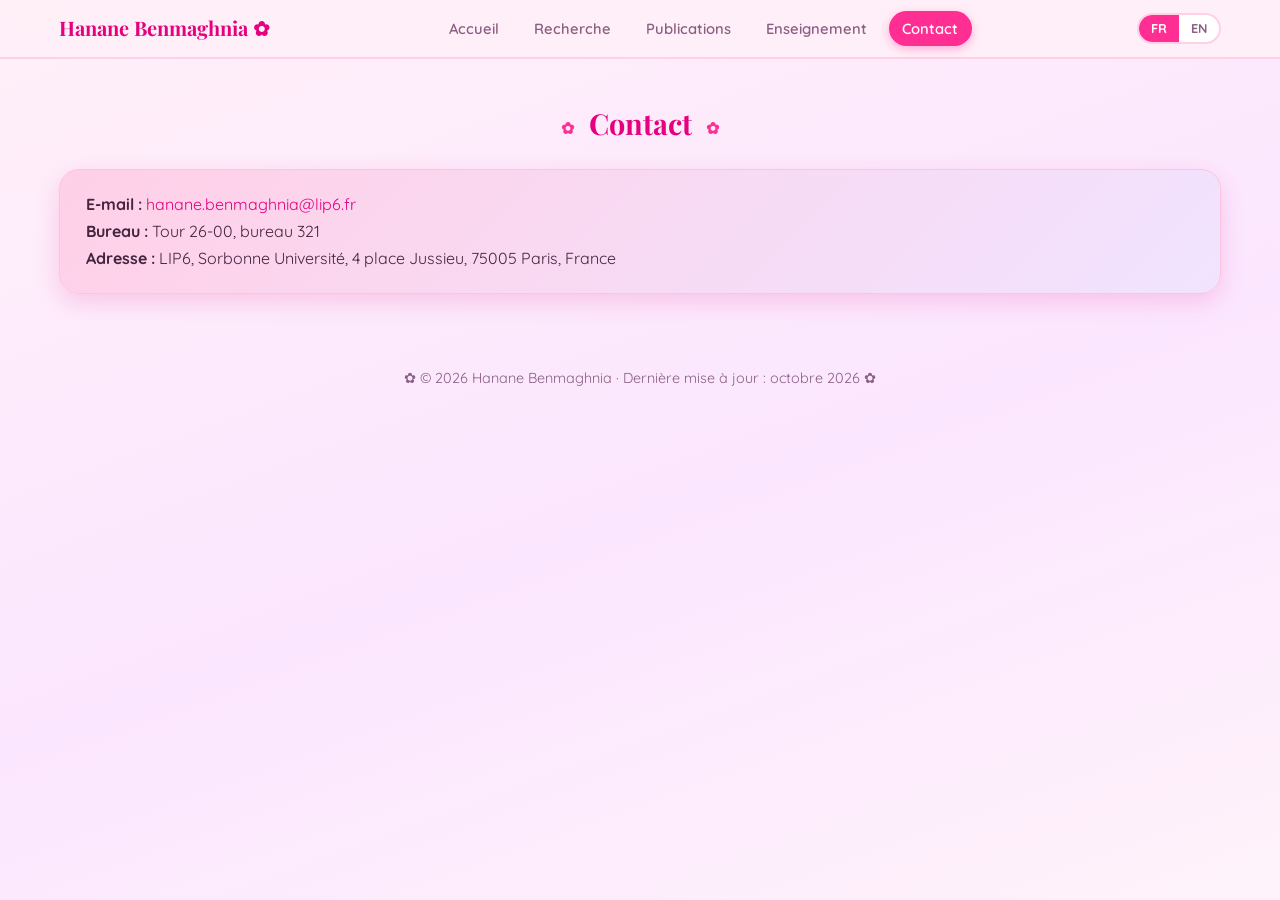
<file: fr/contact.html>
<!doctype html>
<html lang="fr">
<head>
  <meta charset="utf-8">
  <meta name="viewport" content="width=device-width, initial-scale=1">
  <title>Contact — Hanane Benmaghnia </title>
  <meta name="description" content="Page personnelle de Hanane Benmaghnia, chercheuse en informatique au LIP6 à Sorbonne Université.">
  <link rel="alternate" hreflang="en" href="../en/contact.html">
  <link rel="preconnect" href="https://fonts.googleapis.com">
  <link rel="preconnect" href="https://fonts.gstatic.com" crossorigin>
  <link href="https://fonts.googleapis.com/css2?family=Playfair+Display:ital,wght@0,600;0,700;1,500&family=Quicksand:wght@400;500;600;700&display=swap" rel="stylesheet">
  <link rel="stylesheet" href="../style.css">
</head>
<body>

<header class="site-header">
  <nav>
    <a class="brand" href="index.html">Hanane Benmaghnia ✿</a>
    <ul>
      <li><a href="index.html">Accueil</a></li>
      <li><a href="research.html">Recherche</a></li>
      <li><a href="publications.html">Publications</a></li>
      <li><a href="teaching.html">Enseignement</a></li>
      <li><a href="contact.html" class="active">Contact</a></li>
    </ul>
    <div class="lang-switch" aria-label="Langue">
      <a href="../fr/contact.html" class="current" lang="fr">FR</a>
      <a href="../en/contact.html" lang="en" hreflang="en">EN</a>
    </div>
  </nav>
</header>

<main>
  <section class="page-top">
    <h2><span>Contact</span></h2>
    <div class="contact-box">
      <p>
        <strong>E-mail :</strong> <a href="mailto:hanane.benmaghnia@lip6.fr">hanane.benmaghnia@lip6.fr</a><br>
        <strong>Bureau :</strong> Tour 26-00, bureau 321<br>
        <strong>Adresse :</strong> LIP6, Sorbonne Université, 4 place Jussieu, 75005 Paris, France
      </p>
    </div>
  </section>
</main>

<footer class="site-footer">
  <p>✿ © <span id="year">2026</span> Hanane Benmaghnia · Dernière mise à jour : octobre 2026 ✿</p>
</footer>

<script>
  document.getElementById('year').textContent = new Date().getFullYear();
</script>
</body>
</html>
</file>
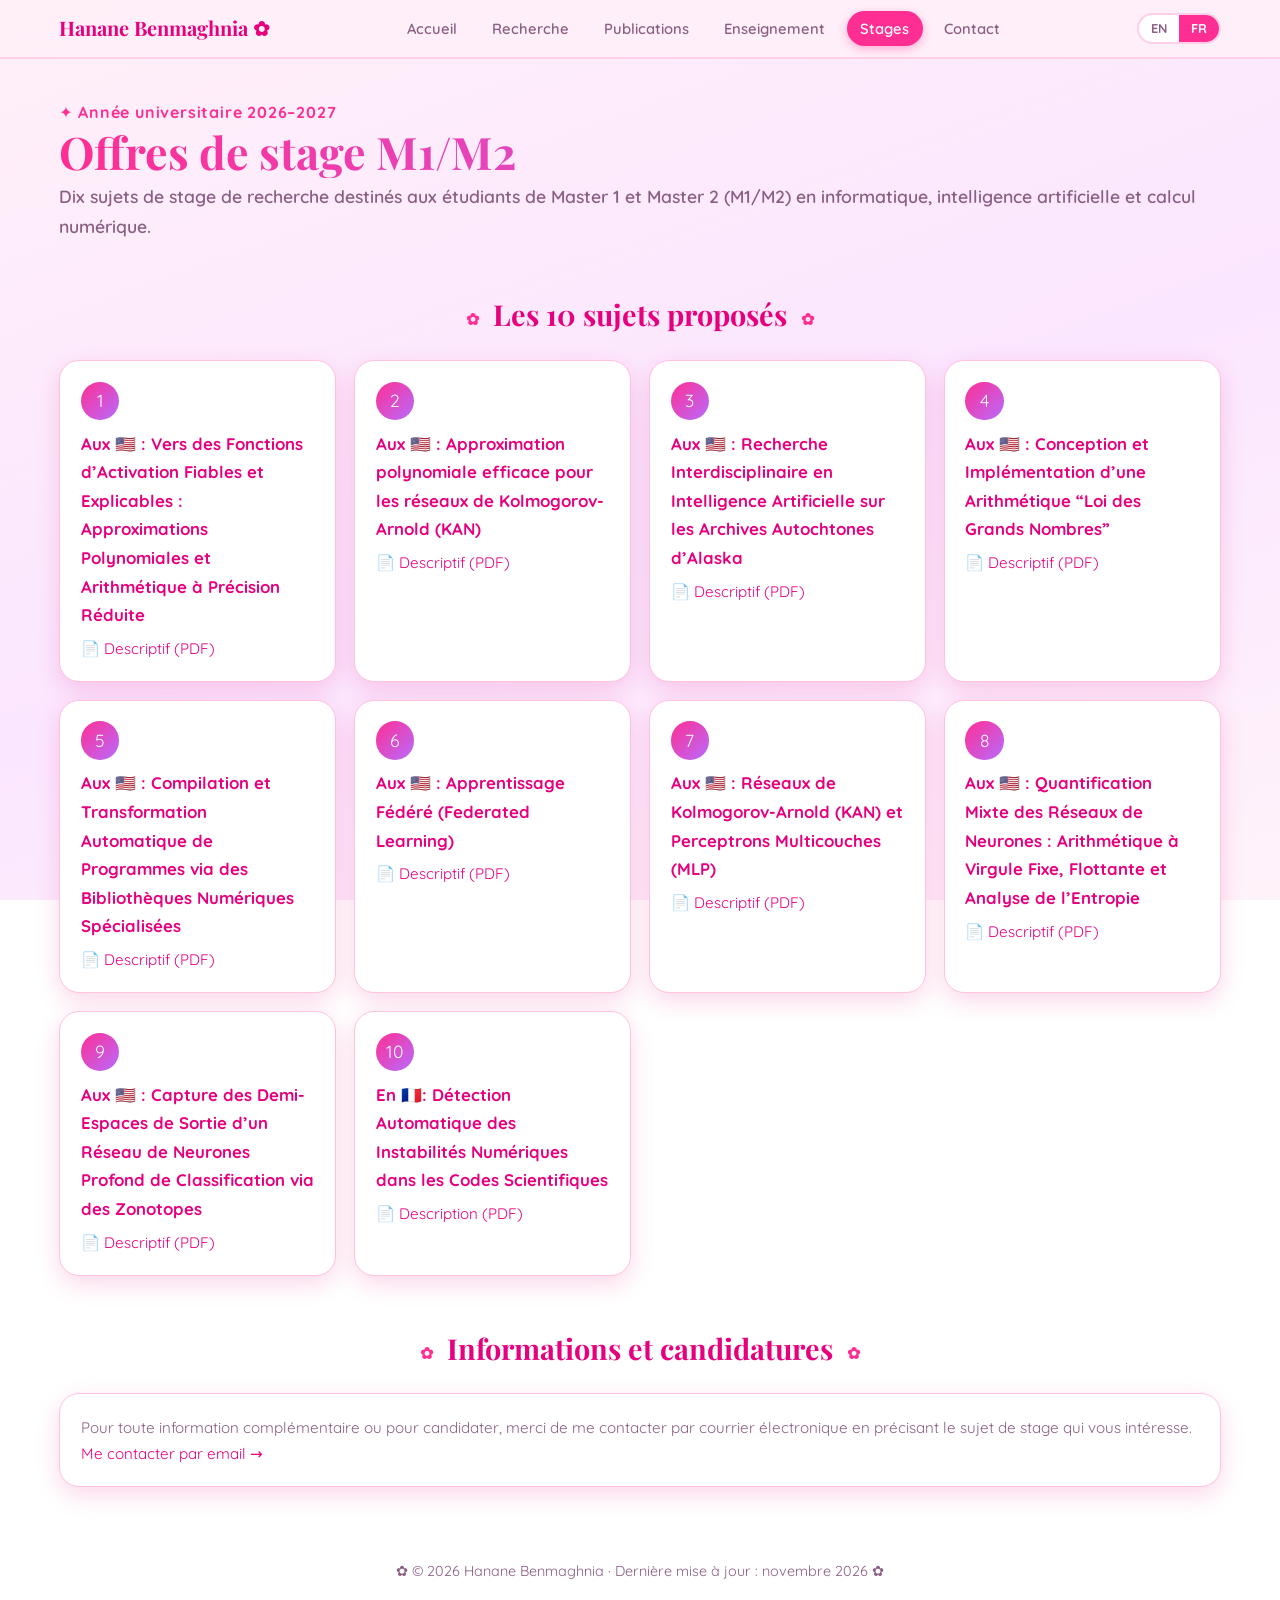
<file: fr/stages.html>
<!doctype html>
<html lang="fr">
<head>
  <meta charset="utf-8">
  <meta name="viewport" content="width=device-width, initial-scale=1">
  <title>Offres de stage M1/M2 (2026–2027) — Hanane Benmaghnia</title>
  <meta name="description" content="Neuf sujets de stage de recherche M1/M2 en informatique, intelligence artificielle et calcul numérique.">
  <link rel="alternate" hreflang="en" href="../en/stages.html">
  <link rel="preconnect" href="https://fonts.googleapis.com">
  <link rel="preconnect" href="https://fonts.gstatic.com" crossorigin>
  <link href="https://fonts.googleapis.com/css2?family=Playfair+Display:ital,wght@0,600;0,700;1,500&amp;family=Quicksand:wght@400;500;600;700&amp;display=swap" rel="stylesheet">
  <link rel="stylesheet" href="../style.css">
</head>
<body>
<header class="site-header">
  <nav>
    <a class="brand" href="index.html">Hanane Benmaghnia ✿</a>
    <ul>
      <li><a href="index.html">Accueil</a></li>
      <li><a href="research.html">Recherche</a></li>
      <li><a href="publications.html">Publications</a></li>
      <li><a href="teaching.html">Enseignement</a></li>
      <li><a href="stages.html" class="active">Stages</a></li>
      <li><a href="contact.html">Contact</a></li>
    </ul>
    <div class="lang-switch" aria-label="Langue">
      <a href="../en/stages.html" lang="en" hreflang="en">EN</a>
      <a href="../fr/stages.html" class="current" lang="fr">FR</a>
    </div>
  </nav>
</header>

<main>
  <section class="page-top">
    <p class="eyebrow">✦ Année universitaire 2026–2027</p>
    <h1>Offres de stage M1/M2</h1>
    <p class="subtitle">
      Dix sujets de stage de recherche destinés aux étudiants
      de Master 1 et Master 2 (M1/M2) en informatique,
      intelligence artificielle et calcul numérique.
    </p>
  </section>

  <section>
    <h2><span>Les 10 sujets proposés</span></h2>
    <div class="cards">

      <div class="card">
        <div class="card-icon" aria-hidden="true">1 </div>
        <h3>Aux 🇺🇸 : Vers des Fonctions d’Activation Fiables et Explicables :
Approximations Polynomiales et Arithmétique à Précision Réduite</h3>
        <p>
          <a href="../pdf/Stage_1.pdf" target="_blank"
             rel="noopener noreferrer">
            📄 Descriptif (PDF)
          </a>
        </p>
      </div>

      <div class="card">
        <div class="card-icon" aria-hidden="true">2</div>
        <h3>Aux 🇺🇸 : Approximation polynomiale efficace pour
          les réseaux de Kolmogorov-Arnold (KAN)</h3>
        <p>
          <a href="../pdf/Stage_2.pdf" target="_blank"
             rel="noopener noreferrer">
            📄 Descriptif (PDF)
          </a>
        </p>
      </div>

      <div class="card">
        <div class="card-icon" aria-hidden="true">3</div>
        <h3>Aux 🇺🇸 : Recherche Interdisciplinaire en Intelligence Artificielle sur les
Archives Autochtones d’Alaska</h3>
        <p>
          <a href="../pdf/Stage_3.pdf" target="_blank"
             rel="noopener noreferrer">
            📄 Descriptif (PDF)
          </a>
        </p>
      </div>

      <div class="card">
        <div class="card-icon" aria-hidden="true">4</div>
        <h3>Aux 🇺🇸 : Conception et Implémentation d’une Arithmétique
“Loi des Grands Nombres”</h3>
        <p>
          <a href="../pdf/Stage_4.pdf" target="_blank"
             rel="noopener noreferrer">
            📄 Descriptif (PDF)
          </a>
        </p>
      </div>

      <div class="card">
        <div class="card-icon" aria-hidden="true">5</div>
        <h3>Aux 🇺🇸 : Compilation et Transformation Automatique de Programmes
via des Bibliothèques Numériques Spécialisées</h3>
        <p>
          <a href="../pdf/Stage_5.pdf" target="_blank"
             rel="noopener noreferrer">
            📄 Descriptif (PDF)
          </a>
        </p>
      </div>

      <div class="card">
        <div class="card-icon" aria-hidden="true">6</div>
        <h3>Aux 🇺🇸 : Apprentissage Fédéré (Federated Learning)</h3>
        <p>
          <a href="../pdf/Stage_6.pdf" target="_blank"
             rel="noopener noreferrer">
            📄 Descriptif (PDF)
          </a>
        </p>
      </div>

      <div class="card">
        <div class="card-icon" aria-hidden="true">7</div>
        <h3>Aux 🇺🇸 : Réseaux de Kolmogorov-Arnold (KAN)
          et Perceptrons Multicouches (MLP)</h3>
        <p>
          <a href="../pdf/Stage_7.pdf" target="_blank"
             rel="noopener noreferrer">
            📄 Descriptif (PDF)
          </a>
        </p>
      </div>

      <div class="card">
        <div class="card-icon" aria-hidden="true">8</div>
        <h3>Aux 🇺🇸 : Quantification Mixte des Réseaux de Neurones : Arithmétique
à Virgule Fixe, Flottante et Analyse de l’Entropie</h3>
        <p>
          <a href="../pdf/Stage_8.pdf" target="_blank"
             rel="noopener noreferrer">
            📄 Descriptif (PDF)
          </a>
        </p>
      </div>

      <div class="card">
        <div class="card-icon" aria-hidden="true">9</div>
        <h3>Aux 🇺🇸 : Capture des Demi-Espaces de Sortie d’un Réseau de Neurones
Profond de Classification via des Zonotopes</h3>
        <p>
          <a href="../pdf/Stage_9.pdf" target="_blank"
             rel="noopener noreferrer">
            📄 Descriptif (PDF)
          </a>
        </p>
      </div>
    <div class="card">
         <div class="card-icon" aria-hidden="true">10</div>
        <h3>En 🇫🇷: Détection Automatique des Instabilités Numériques dans les
Codes Scientifiques</h3>
        <p>
          <a href="../pdf/Stage_10.pdf" target="_blank"> 📄 Description (PDF)</a>
        </p>
      </div>
    </div>
  </section>

  <section>
    <h2><span>Informations et candidatures</span></h2>
    <div class="card">
      <p>
        Pour toute information complémentaire ou pour
        candidater, merci de me contacter par courrier
        électronique en précisant le sujet de stage
        qui vous intéresse.
      </p>
      <p>
        <a href="mailto:hanane.benmaghnia@lip6.fr?subject=Candidature%20stage%20M1%2FM2%202026-2027">
          Me contacter par email →
        </a>
      </p>
    </div>
  </section>
</main>

<footer class="site-footer">
  <p>
    ✿ © <span id="year">2026</span> Hanane Benmaghnia
    · Dernière mise à jour : novembre 2026 ✿
  </p>
</footer>

<script>
  document.getElementById('year').textContent =
    new Date().getFullYear();
</script>
</body>
</html>
</file>
<file: style.css>
:root {
  --bg-grad: linear-gradient(160deg, #fff0f8 0%, #fbe6ff 55%, #fff3fa 100%);
  --text: #44243f;
  --muted: #8a5f84;
  --pink: #ff2e93;
  --pink-deep: #e6007e;
  --pink-soft: #ffd0e7;
  --lavender: #b86bff;
  --lavender-soft: #f1e3ff;
  --card: #ffffff;
  --line: #ffc2df;
  --shadow: 0 8px 24px rgba(230, 0, 126, 0.16);
  --radius: 20px;
}

* { box-sizing: border-box; }

html { scroll-behavior: smooth; scroll-padding-top: 5rem; }

body {
  margin: 0;
  color: var(--text);
  background: var(--bg-grad);
  background-attachment: fixed;
  font-family: "Quicksand", system-ui, -apple-system, "Segoe UI", sans-serif;
  line-height: 1.7;
  min-height: 100vh;
}

a { color: var(--pink-deep); text-decoration: none; }
a:hover { text-decoration: underline; text-underline-offset: 3px; }

/* ---------- Header ---------- */
.site-header {
  position: sticky;
  top: 0;
  z-index: 10;
  background: rgba(255, 240, 248, 0.88);
  backdrop-filter: blur(10px);
  border-bottom: 2px solid var(--pink-soft);
}
.site-header nav {
  max-width: 900px;
  margin: 0 auto;
  padding: 0.7rem 1.2rem;
  display: flex;
  justify-content: space-between;
  align-items: center;
  flex-wrap: wrap;
  gap: 0.5rem 1rem;
}
.brand {
  font-family: "Playfair Display", serif;
  font-weight: 700;
  font-size: 1.25rem;
  color: var(--pink-deep);
}
.brand:hover { text-decoration: none; }

.site-header ul {
  list-style: none;
  margin: 0;
  padding: 0;
  display: flex;
  gap: 0.25rem;
  flex-wrap: wrap;
}
.site-header ul a {
  display: inline-block;
  color: var(--muted);
  font-weight: 600;
  font-size: 0.92rem;
  padding: 0.3rem 0.85rem;
  border-radius: 999px;
  transition: background 0.2s, color 0.2s;
}
.site-header ul a:hover {
  background: var(--pink-soft);
  color: var(--pink-deep);
  text-decoration: none;
}
.site-header ul a.active {
  background: var(--pink);
  color: #fff;
  box-shadow: 0 3px 10px rgba(255, 46, 147, 0.35);
}

/* Sélecteur de langue */
.lang-switch {
  display: flex;
  border: 2px solid var(--pink-soft);
  border-radius: 999px;
  overflow: hidden;
  background: #fff;
}
.lang-switch a {
  padding: 0.15rem 0.75rem;
  font-size: 0.8rem;
  font-weight: 700;
  color: var(--muted);
}
.lang-switch a:hover { text-decoration: none; background: var(--pink-soft); }
.lang-switch a.current { background: var(--pink); color: #fff; }

/* ---------- Layout ---------- */
main {
  max-width: 900px;
  margin: 0 auto;
  padding: 0 1.2rem 3rem;
}
section { padding-top: 3rem; }
section.page-top { padding-top: 2.5rem; }

h1 {
  font-family: "Playfair Display", serif;
  font-size: 2.8rem;
  line-height: 1.15;
  margin: 0 0 0.3rem;
  background: linear-gradient(90deg, var(--pink), var(--lavender));
  -webkit-background-clip: text;
  background-clip: text;
  color: transparent;
}

h2 {
  font-family: "Playfair Display", serif;
  font-size: 1.8rem;
  margin: 0 0 1.3rem;
  text-align: center;
  color: var(--pink-deep);
}
h2 span { padding: 0 0.9rem; }
h2::before, h2::after {
  content: "✿";
  color: var(--pink);
  font-size: 1rem;
  vertical-align: middle;
}

h3 {
  font-size: 1.05rem;
  margin: 1.6rem 0 0.6rem;
  color: var(--pink-deep);
}

/* ---------- Hero ---------- */
.hero {
  display: flex;
  gap: 2.2rem;
  align-items: center;
  flex-wrap: wrap;
  padding-top: 3.5rem;
}
.avatar-wrap {
  padding: 6px;
  border-radius: 50%;
  background: linear-gradient(135deg, var(--pink), var(--lavender));
  box-shadow: var(--shadow);
}
.avatar {
  display: block;
  width: 180px;
  height: 180px;
  border-radius: 50%;
  object-fit: cover;
  border: 4px solid #fff;
}
.avatar-wrap.no-photo { display: none; }

.eyebrow {
  margin: 0;
  color: var(--pink);
  font-weight: 700;
  letter-spacing: 0.05em;
}
.subtitle {
  font-size: 1.1rem;
  font-weight: 600;
  margin: 0;
  color: var(--muted);
}
.affiliation { margin: 0.2rem 0 1rem; }

.links {
  list-style: none;
  padding: 0;
  margin: 0;
  display: flex;
  flex-wrap: wrap;
  gap: 0.55rem;
}
.links a {
  display: inline-block;
  padding: 0.3rem 1rem;
  font-size: 0.92rem;
  font-weight: 700;
  border-radius: 999px;
  color: var(--pink-deep);
  background: #fff;
  border: 2px solid var(--pink-soft);
  box-shadow: 0 2px 6px rgba(230, 0, 126, 0.1);
  transition: transform 0.15s, background 0.15s, color 0.15s;
}
.links a:hover {
  background: var(--pink);
  color: #fff;
  border-color: var(--pink);
  text-decoration: none;
  transform: translateY(-2px);
}

/* ---------- Accueil ---------- */
section p { margin: 0 0 0.9rem; }
.news-title { margin-top: 1.8rem; }
.news {
  list-style: none;
  padding: 1rem 1.3rem;
  margin: 0;
  background: var(--card);
  border: 1px solid var(--line);
  border-radius: var(--radius);
  box-shadow: var(--shadow);
}
.news li { padding: 0.25rem 0; }
.date {
  display: inline-block;
  min-width: 5.5rem;
  font-weight: 700;
  font-size: 0.88rem;
  color: var(--pink);
}

/* ---------- Cartes ---------- */
.cards {
  display: grid;
  grid-template-columns: repeat(auto-fit, minmax(230px, 1fr));
  gap: 1.1rem;
  margin-top: 1.2rem;
}
.card {
  display: block;
  background: var(--card);
  border: 1px solid var(--line);
  border-radius: var(--radius);
  padding: 1.3rem 1.3rem 1.2rem;
  box-shadow: var(--shadow);
  color: var(--text);
  transition: transform 0.2s, box-shadow 0.2s;
}
.card:hover {
  transform: translateY(-4px);
  box-shadow: 0 14px 30px rgba(230, 0, 126, 0.26);
  text-decoration: none;
}
.card-icon {
  width: 2.4rem;
  height: 2.4rem;
  display: grid;
  place-items: center;
  border-radius: 50%;
  background: linear-gradient(135deg, var(--pink), var(--lavender));
  color: #fff;
  font-size: 1.1rem;
  margin-bottom: 0.6rem;
}
.card h3 { margin: 0 0 0.4rem; }
.card p { margin: 0; color: var(--muted); font-size: 0.95rem; }

/* ---------- Publications ---------- */
.pubs {
  padding: 1rem 1.3rem 1rem 2.6rem;
  margin: 0;
  background: var(--card);
  border: 1px solid var(--line);
  border-radius: var(--radius);
  box-shadow: var(--shadow);
}
.pubs li { margin-bottom: 0.9rem; }
.pubs li:last-child { margin-bottom: 0; }
.pubs li::marker { color: var(--pink); font-weight: 700; }
.pubs .title { font-weight: 700; }
.pub-links { white-space: nowrap; }
.pub-links a {
  display: inline-block;
  margin-left: 0.3rem;
  padding: 0 0.65rem;
  font-size: 0.8rem;
  font-weight: 700;
  border-radius: 999px;
  background: var(--lavender-soft);
  color: #8a3fe0;
}
.pub-links a:hover {
  background: var(--pink);
  color: #fff;
  text-decoration: none;
}
.hint { color: var(--muted); font-size: 0.95rem; margin-top: 1rem; }

/* ---------- Enseignement ---------- */
.teaching {
  list-style: none;
  margin: 0;
  padding: 1rem 1.3rem;
  background: var(--card);
  border: 1px solid var(--line);
  border-radius: var(--radius);
  box-shadow: var(--shadow);
}
.teaching li { padding: 0.35rem 0; }
.teaching li::before { content: "❀ "; color: var(--pink); }

/* ---------- Contact ---------- */
.contact-box {
  padding: 1.3rem 1.6rem;
  border-radius: var(--radius);
  background: linear-gradient(135deg, var(--pink-soft), var(--lavender-soft));
  border: 1px solid var(--line);
  box-shadow: var(--shadow);
}
.contact-box p { margin: 0; }

/* ---------- Pied de page ---------- */
.site-footer {
  text-align: center;
  color: var(--muted);
  font-size: 0.9rem;
  padding: 1.5rem 1rem 2rem;
}
.site-footer p { margin: 0; }

/* ---------- Page de choix de langue ---------- */
.chooser { display: grid; place-items: center; }
.lang-choice { text-align: center; padding: 2rem 1.2rem; }
.lang-choice h1 { font-size: 3rem; }
.lang-buttons {
  display: flex;
  gap: 1rem;
  justify-content: center;
  flex-wrap: wrap;
  margin-top: 1.5rem;
}
.big-btn {
  padding: 0.8rem 2.2rem;
  font-size: 1.15rem;
  font-weight: 700;
  border-radius: 999px;
  background: var(--pink);
  color: #fff;
  box-shadow: 0 6px 18px rgba(255, 46, 147, 0.4);
  transition: transform 0.15s, background 0.15s;
}
.big-btn:hover {
  background: var(--pink-deep);
  transform: translateY(-3px);
  text-decoration: none;
}


/* Largeur du site */
.site-header nav,
main {
    max-width: 1200px;
    width: 100%;
    margin-left: auto;
    margin-right: auto;
}

/* Navigation */
.site-header .brand {
    white-space: nowrap;
    flex-shrink: 0;
}

.site-header nav ul {
    gap: 8px;
}

.lang-switch {
    flex-shrink: 0;
    white-space: nowrap;
}


/* ---------- Mobile ---------- */
@media (max-width: 640px) {
  h1 { font-size: 2.1rem; }
  .hero { gap: 1.3rem; justify-content: center; text-align: center; }
  .links { justify-content: center; }
  .avatar { width: 140px; height: 140px; }
  .site-header nav { justify-content: center; }
}
</file>
